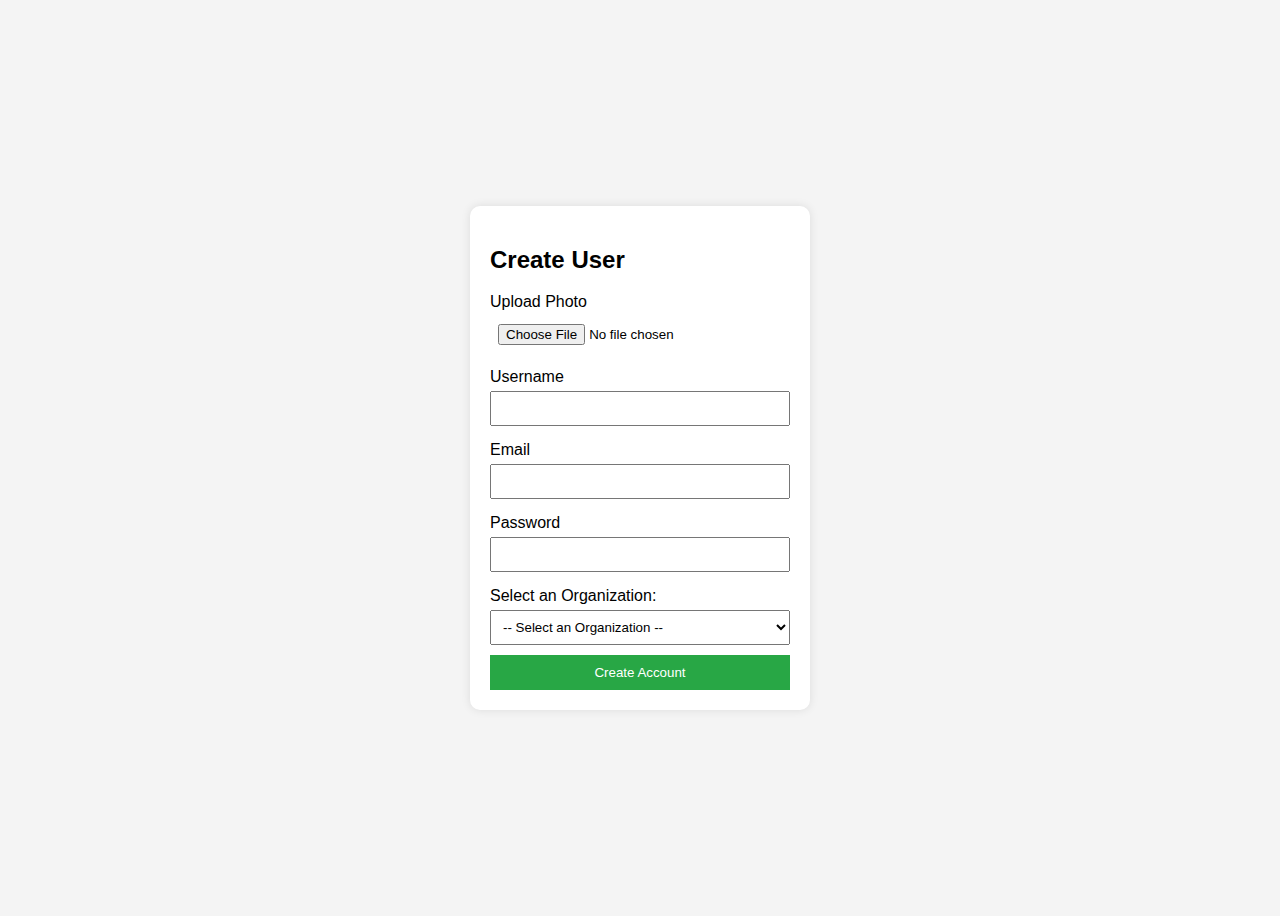
<file: src/main/resources/templates/index.html>
<!DOCTYPE html>
<html xmlns:th="http://www.thymeleaf.org">
<head>
    <meta charset="UTF-8">
    <meta name="viewport" content="width=device-width, initial-scale=1.0">
    <title>User Creation</title>
    <style>
        body {
            font-family: Arial, sans-serif;
            display: flex;
            justify-content: center;
            align-items: center;
            height: 100vh;
            background-color: #f4f4f4;
        }
        .container {
            background: white;
            padding: 20px;
            border-radius: 10px;
            box-shadow: 0px 0px 10px rgba(0, 0, 0, 0.1);
            width: 300px;
        }
        .form-group {
            margin-bottom: 15px;
        }
        label {
            display: block;
            margin-bottom: 5px;
        }
        input, select {
            width: 100%;
            padding: 8px;
            box-sizing: border-box;
        }
        button {
            width: 100%;
            padding: 10px;
            background: #28a745;
            color: white;
            border: none;
            cursor: pointer;
			margin-top: 10px; /* optional custom spacing */
        }
        button:hover {
            background: #c82333;
        }
        .error-message {
            color: red;
            font-size: 14px;
            display: none;
            margin-top: 10px;
        }
    </style>
</head>
<body>
    <div class="container">
        <h2>Create User</h2>
        <form id="userForm" enctype="multipart/form-data" action="/userCreation" method="post">
			<div class="form-group">
			    <label for="filePhoto">Upload Photo</label>
			    <input type="file" id="photo" name="filePhoto" accept="image/*">
			</div>
            <div class="form-group">
                <label for="username">Username</label>
                <input type="text" id="username" name="username" required>
            </div>
            <div class="form-group">
                <label for="email">Email</label>
                <input type="email" id="email" name="email" required>
            </div>
            <div class="form-group">
                <label for="password">Password</label>
                <input type="password" id="password" name="password" required>
                <p class="error-message" id="errorMessage">Invalid email or password!</p>
            </div>
			<label for="orgSelect">Select an Organization:</label>
			<select id="orgSelect" name="organizationId" required>
			       <option disabled selected value="">-- Select an Organization --</option>
			       <th:block th:each="org : ${organizations}">
			           <option th:value="${org.id}" th:text="${org.name}"></option>
					   
			       </th:block>
				   <option value="1">new</option>
			   </select>
            <button type="submit">Create Account</button>
        </form>
    </div>

    
</body>
</html>
</file>
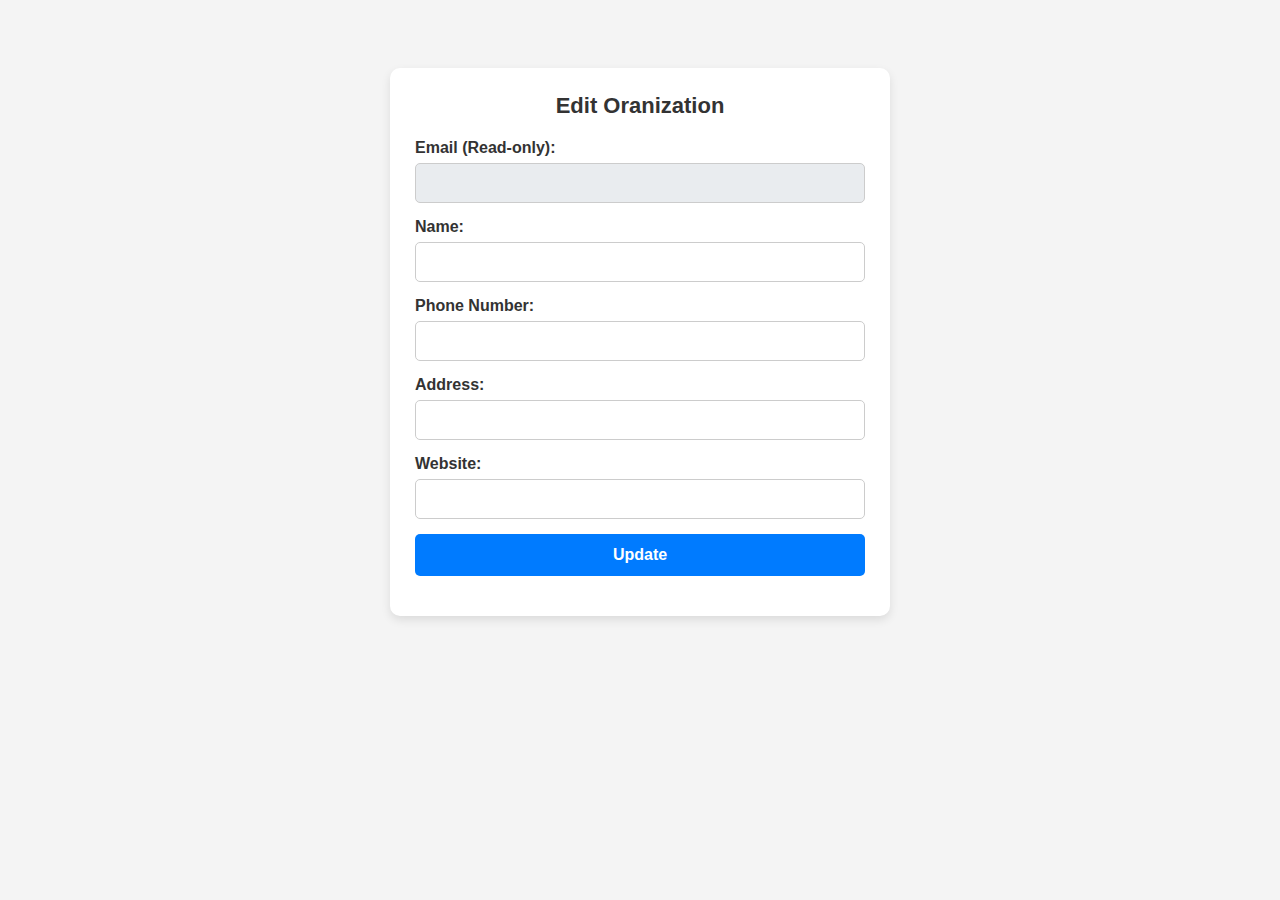
<file: src/main/resources/templates/edit_organization.html>
<!DOCTYPE html>
<html lang="en" xmlns:th="http://www.thymeleaf.org">
<head>
    <meta charset="UTF-8">
    <meta name="viewport" content="width=device-width, initial-scale=1.0">
    <title>Edit Organization</title>
    <style>
        /* General Reset */
        * {
            margin: 0;
            padding: 0;
            box-sizing: border-box;
            font-family: 'Arial', sans-serif;
        }
 
        /* Body Styling */
        body {
            background-color: #f4f4f4;
            text-align: center;
            padding-top: 50px;
        }
 
        /* Form Container */
        .form-container {
            width: 90%;
            max-width: 500px;
            margin: auto;
            background: white;
            padding: 25px;
            border-radius: 10px;
            box-shadow: 0px 4px 10px rgba(0, 0, 0, 0.1);
        }
 
        /* Form Title */
        h2 {
            margin-bottom: 20px;
            color: #333;
            font-size: 22px;
        }
 
        /* Label Styling */
        label {
            font-size: 16px;
            font-weight: bold;
            color: #333;
            display: block;
            text-align: left;
            margin-bottom: 6px;
        }
 
        /* Input Fields */
        input {
            width: 100%;
            padding: 10px;
            font-size: 16px;
            border: 1px solid #ccc;
            border-radius: 5px;
            margin-bottom: 15px;
            outline: none;
            transition: border-color 0.3s ease-in-out;
        }
 
        /* Read-Only Input */
        input[readonly] {
            background-color: #e9ecef;
            color: #6c757d;
            cursor: not-allowed;
        }
 
        /* Input Focus */
        input:focus {
            border-color: #007BFF;
            box-shadow: 0px 0px 5px rgba(0, 123, 255, 0.3);
        }
 
        /* Button Styling */
        button {
            width: 100%;
            padding: 12px;
            font-size: 16px;
            background: #007BFF;
            color: white;
            border: none;
            border-radius: 5px;
            cursor: pointer;
            font-weight: bold;
            transition: background 0.3s ease-in-out;
        }
 
        /* Button Hover */
        button:hover {
            background: #0056b3;
        }
 
        /* Success Message */
        #message {
            margin-top: 15px;
            font-size: 16px;
            font-weight: bold;
            color: green;
        }
 
        /* 🔥 Responsive Design - For smaller screens */
        @media (max-width: 600px) {
            .form-container {
                width: 95%;
                padding: 20px;
            }
 
            /* Reduce Input & Button Size */
            input {
                padding: 8px;
                font-size: 14px;
            }
 
            button {
                padding: 10px;
                font-size: 14px;
            }
        }
    </style>
</head>
<body>
 
    <!-- Importing Header -->
    <div th:insert="~{header :: body}"></div>
	<br/>
    <div class="form-container">
        <h2>Edit Oranization</h2>
 
        <form id="editOrganizationForm" method="post" action="/editorganization">
            <label>Email (Read-only):</label>
            <input type="text" id="email" name="email" th:value="${organization.email}" readonly>
 
            <label>Name:</label>
            <input type="text" id="name" name="name" th:value="${organization.name}">
 
            
			
			<label>Phone Number:</label>
		    <input type="text" id="phoneNumber" name="phoneNumber" th:value="${organization.phoneNumber}">
						
		    <label>Address:</label>
			<input type="text" id="address" name="address" th:value="${organization.address}">	
												
			<label>Website:</label>
			<input type="text" id="website" name="website" th:value="${organization.website}">				
			 
			            <button type="submit">Update</button>
        </form>
 
        <p id="message"></p>
    </div>
 
</body>
</html>
</file>
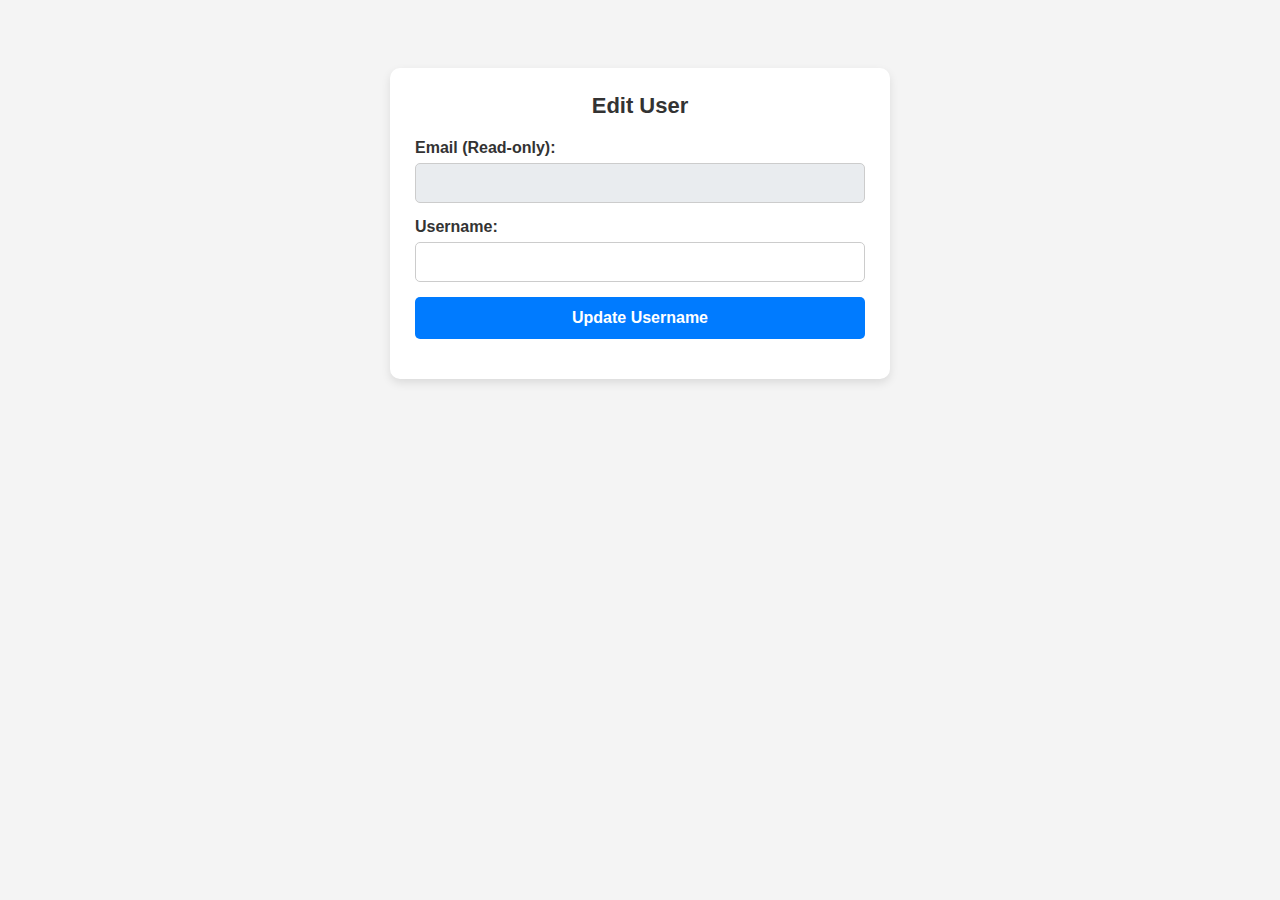
<file: src/main/resources/templates/edit_user.html>
<!DOCTYPE html>
<html lang="en" xmlns:th="http://www.thymeleaf.org">
<head>
    <meta charset="UTF-8">
    <meta name="viewport" content="width=device-width, initial-scale=1.0">
    <title>Edit User</title>
    <style>
        /* General Reset */
        * {
            margin: 0;
            padding: 0;
            box-sizing: border-box;
            font-family: 'Arial', sans-serif;
        }

        /* Body Styling */
        body {
            background-color: #f4f4f4;
            text-align: center;
            padding-top: 50px;
        }

        /* Form Container */
        .form-container {
            width: 90%;
            max-width: 500px;
            margin: auto;
            background: white;
            padding: 25px;
            border-radius: 10px;
            box-shadow: 0px 4px 10px rgba(0, 0, 0, 0.1);
        }

        /* Form Title */
        h2 {
            margin-bottom: 20px;
            color: #333;
            font-size: 22px;
        }

        /* Label Styling */
        label {
            font-size: 16px;
            font-weight: bold;
            color: #333;
            display: block;
            text-align: left;
            margin-bottom: 6px;
        }

        /* Input Fields */
        input {
            width: 100%;
            padding: 10px;
            font-size: 16px;
            border: 1px solid #ccc;
            border-radius: 5px;
            margin-bottom: 15px;
            outline: none;
            transition: border-color 0.3s ease-in-out;
        }

        /* Read-Only Input */
        input[readonly] {
            background-color: #e9ecef;
            color: #6c757d;
            cursor: not-allowed;
        }

        /* Input Focus */
        input:focus {
            border-color: #007BFF;
            box-shadow: 0px 0px 5px rgba(0, 123, 255, 0.3);
        }

        /* Button Styling */
        button {
            width: 100%;
            padding: 12px;
            font-size: 16px;
            background: #007BFF;
            color: white;
            border: none;
            border-radius: 5px;
            cursor: pointer;
            font-weight: bold;
            transition: background 0.3s ease-in-out;
        }

        /* Button Hover */
        button:hover {
            background: #0056b3;
        }

        /* Success Message */
        #message {
            margin-top: 15px;
            font-size: 16px;
            font-weight: bold;
            color: green;
        }

        /* 🔥 Responsive Design - For smaller screens */
        @media (max-width: 600px) {
            .form-container {
                width: 95%;
                padding: 20px;
            }

            /* Reduce Input & Button Size */
            input {
                padding: 8px;
                font-size: 14px;
            }

            button {
                padding: 10px;
                font-size: 14px;
            }
        }
    </style>
</head>
<body>

    <!-- Importing Header -->
    <div th:insert="~{header :: body}"></div>
	<br/>
    <div class="form-container">
        <h2>Edit User</h2>

        <form id="editUserForm" method="post" action="/editUser">
            <label>Email (Read-only):</label>
            <input type="text" id="email" name="email" th:value="${user.email}" readonly>

            <label>Username:</label>
            <input type="text" id="username" name="username" th:value="${user.username}">

            <button type="submit">Update Username</button>
        </form>

        <p id="message"></p>
    </div>

</body>
</html>
</file>
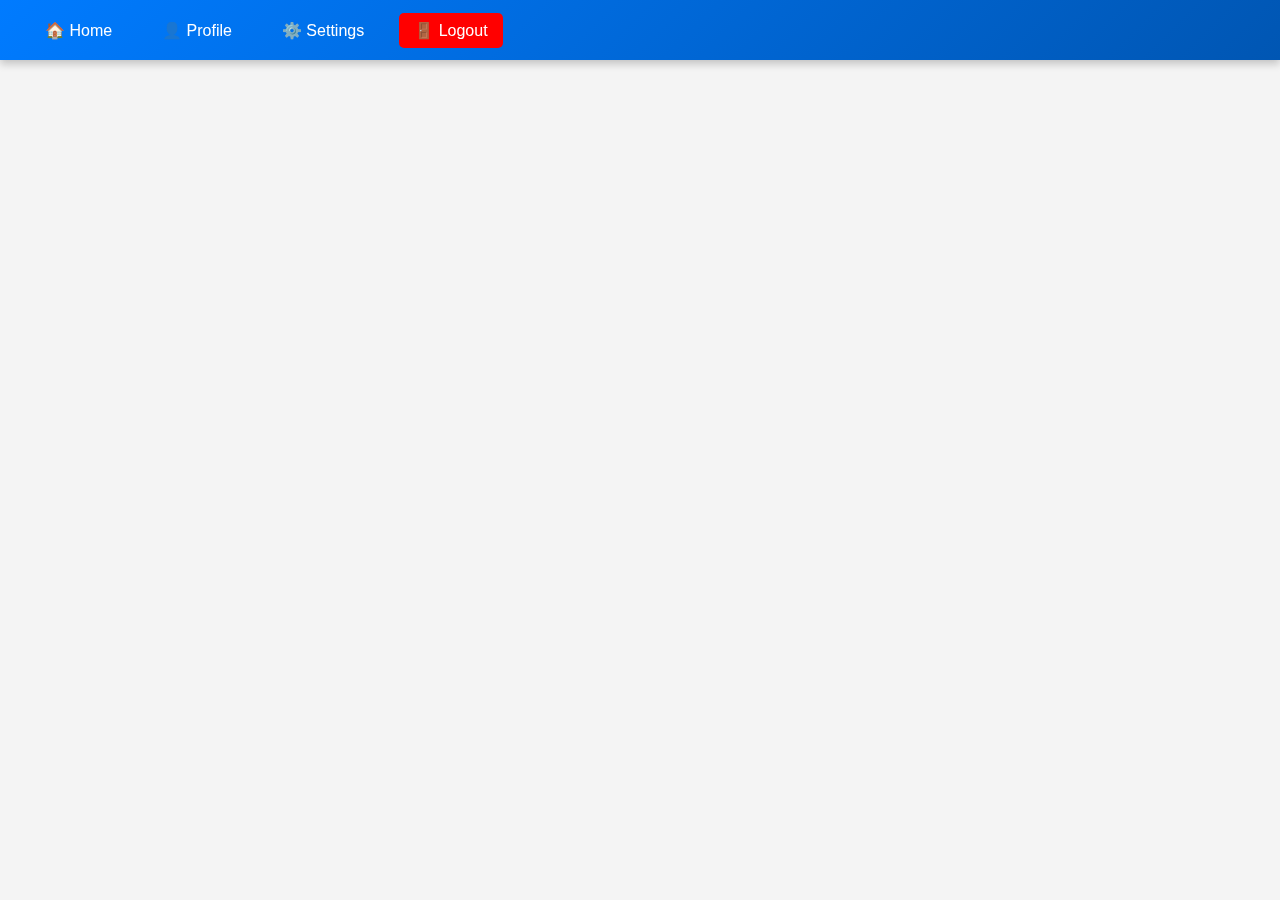
<file: src/main/resources/templates/header.html>
<!DOCTYPE html>
<html lang="en">
<head>
    <meta charset="UTF-8">
    <meta name="viewport" content="width=device-width, initial-scale=1.0">
    <title>Header</title>
    <style>
        * {
            margin: 0;
            padding: 0;
            box-sizing: border-box;
            font-family: 'Arial', sans-serif;
        }

        body {
            display: flex;
            flex-direction: column;
            height: 100vh;
            background-color: #f4f4f4;
        }

        .header {
            background: linear-gradient(135deg, #007BFF, #0056b3);
            color: white;
            display: flex;
            justify-content: space-between;
            align-items: center;
            padding: 15px 30px;
            font-size: 18px;
            width: 100%;
            box-shadow: 0px 4px 8px rgba(0, 0, 0, 0.2);
            position: fixed;
            top: 0;
            left: 0;
            height: 60px;
        }

        .logo {
            font-weight: bold;
            font-size: 22px;
        }

        .nav-links {
            display: flex;
            gap: 20px;
        }

        .nav-links a {
            color: white;
            text-decoration: none;
            font-size: 16px;
            padding: 8px 15px;
            border-radius: 5px;
            transition: all 0.3s ease-in-out;
        }

        .nav-links a:hover {
            background: rgba(255, 255, 255, 0.2);
        }

        .logout {
            background: red;
            padding: 8px 15px;
            border-radius: 5px;
            transition: all 0.3s;
        }

        .logout:hover {
            background: darkred;
        }

        .content {
            margin-top: 80px; /* To push content below the fixed header */
            padding: 20px;
            text-align: center;
            flex-grow: 1;
        }
    </style>
</head>
<body>
    <div class="header">
      
        <div class="nav-links">
            <a href="/users">🏠 Home</a>
            <a href="/profile">👤 Profile</a>
            <a href="/settings">⚙️ Settings</a>
            <a href="/login" class="logout">🚪 Logout</a>
        </div>
    </div>

   
</body>
</html>
</file>
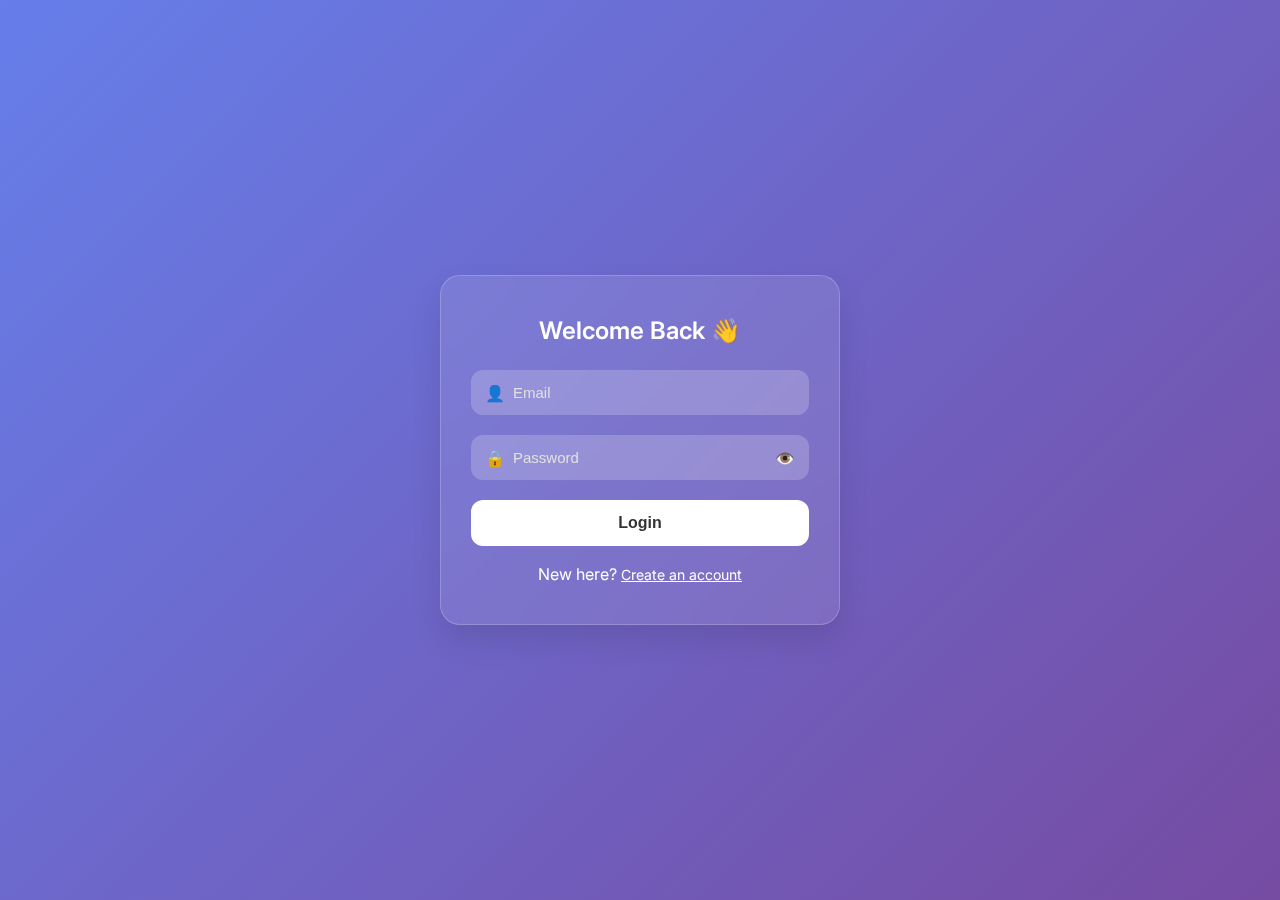
<file: src/main/resources/templates/login2.html>
<!DOCTYPE html>
<html lang="en">
<head>
  <meta charset="UTF-8" />
  <meta name="viewport" content="width=device-width, initial-scale=1.0"/>
  <title>Login</title>
  <link href="https://fonts.googleapis.com/css2?family=Inter:wght@400;600&display=swap" rel="stylesheet">
  <style>
    * {
      box-sizing: border-box;
      margin: 0;
      padding: 0;
    }

    body {
      font-family: 'Inter', sans-serif;
      height: 100vh;
      background: linear-gradient(135deg, #667eea, #764ba2);
      display: flex;
      justify-content: center;
      align-items: center;
      padding: 20px;
    }

    .login-card {
      background: rgba(255, 255, 255, 0.1);
      border: 1px solid rgba(255, 255, 255, 0.2);
      backdrop-filter: blur(15px);
      border-radius: 20px;
      padding: 40px 30px;
      width: 100%;
      max-width: 400px;
      box-shadow: 0 15px 30px rgba(0, 0, 0, 0.1);
      color: white;
      animation: fadeIn 0.8s ease;
    }

    h2 {
      margin-bottom: 25px;
      text-align: center;
      font-weight: 600;
    }

    .form-group {
      margin-bottom: 20px;
      position: relative;
    }

    .form-group input {
      width: 100%;
      padding: 14px 42px 14px 42px;
      border: none;
      border-radius: 12px;
      background-color: rgba(255, 255, 255, 0.2);
      color: white;
      font-size: 15px;
      transition: all 0.2s ease-in-out;
    }

    .form-group input::placeholder {
      color: #e0e0e0;
    }

    .form-group input:focus {
      outline: none;
      box-shadow: 0 0 0 2px rgba(255, 255, 255, 0.4);
      background-color: rgba(255, 255, 255, 0.3);
    }

    .form-group .icon {
      position: absolute;
      left: 14px;
      top: 50%;
      transform: translateY(-50%);
      font-size: 16px;
      color: #ddd;
    }

    .toggle-password {
      position: absolute;
      right: 14px;
      top: 50%;
      transform: translateY(-50%);
      cursor: pointer;
      font-size: 16px;
      color: #ddd;
    }

    button {
      width: 100%;
      padding: 14px;
      background: white;
      color: #333;
      border: none;
      border-radius: 12px;
      font-size: 16px;
      font-weight: 600;
      cursor: pointer;
      transition: background 0.3s ease;
    }

    button:hover {
      background: #f0f0f0;
    }

    .create-user {
      text-align: center;
      margin-top: 18px;
    }

    .create-user a {
      color: #fff;
      text-decoration: underline;
      font-size: 14px;
    }

    .error-message {
      color: #ffbaba;
      background: rgba(255, 0, 0, 0.1);
      padding: 10px;
      border-radius: 8px;
      text-align: center;
      font-size: 14px;
      margin-top: 10px;
      display: none;
    }

    @keyframes fadeIn {
      from {
        opacity: 0;
        transform: translateY(30px);
      }
      to {
        opacity: 1;
        transform: translateY(0);
      }
    }
  </style>
</head>
<body>

  <div class="login-card">
    <h2>Welcome Back 👋</h2>
    <form id="loginForm">
      <div class="form-group">
        <span class="icon">👤</span>
        <input type="email" id="email" name="email" placeholder="Email" required />
      </div>
      <div class="form-group">
        <span class="icon">🔒</span>
        <input type="password" id="password" name="password" placeholder="Password" required />
        <span class="toggle-password" id="togglePassword">👁️</span>
      </div>
      <button type="submit">Login</button>
      <p class="error-message" id="errorMessage">Invalid email or password!</p>
    </form>
    <div class="create-user">
      <p>New here? <a href="/user">Create an account</a></p>
    </div>
  </div>

  <script>
    const loginForm = document.getElementById("loginForm");
    const togglePassword = document.getElementById("togglePassword");
    const passwordInput = document.getElementById("password");
    const errorMessage = document.getElementById("errorMessage");

    togglePassword.addEventListener("click", () => {
      const type = passwordInput.type === "password" ? "text" : "password";
      passwordInput.type = type;
      togglePassword.textContent = type === "password" ? "👁️" : "🙈";
    });

    loginForm.addEventListener("submit", function (event) {
      event.preventDefault();

      errorMessage.style.display = "none";

      const email = document.getElementById("email").value.trim();
      const password = passwordInput.value.trim();

      if (!email.includes("@")) {
        errorMessage.textContent = "Please enter a valid email address.";
        errorMessage.style.display = "block";
        return;
      }

      const formData = new FormData(this);

      fetch("/checkUser", {
        method: "POST",
        body: formData
      })
        .then(response => response.json())
        .then(data => {
          if (data.status === "success") {
            window.location.href = "/users";
          } else {
            errorMessage.textContent = "Invalid email or password!";
            errorMessage.style.display = "block";
          }
        })
        .catch(error => {
          console.error("Error:", error);
          errorMessage.textContent = "Something went wrong. Please try again.";
          errorMessage.style.display = "block";
        });
    });
  </script>

</body>
</html>
</file>
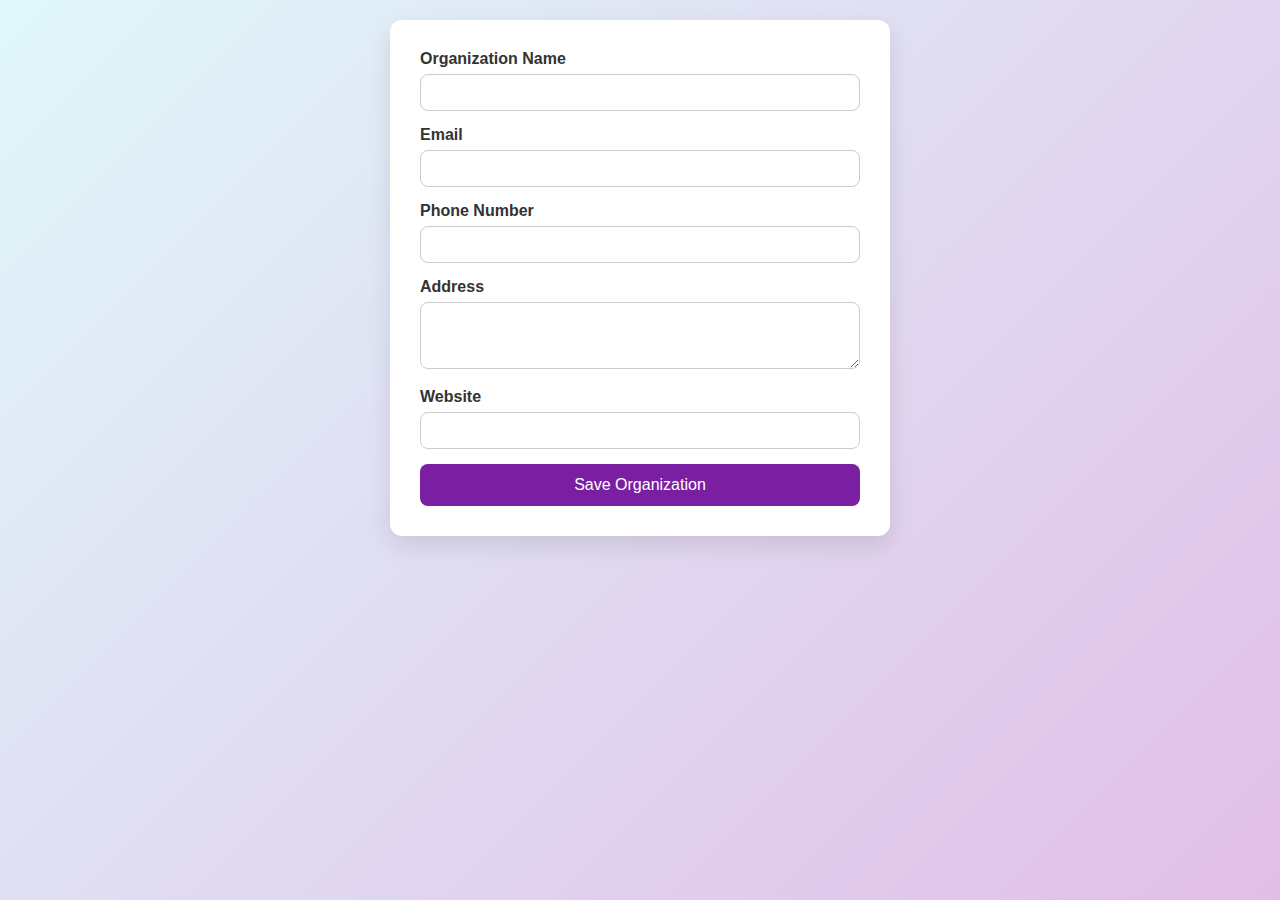
<file: src/main/resources/templates/organization.html>
<!DOCTYPE html>
<html lang="en">
<head>
  <meta charset="UTF-8" />
  <meta name="viewport" content="width=device-width, initial-scale=1.0"/>
  <title>Organization Form</title>
  <style>
    * {
      box-sizing: border-box;
    }
	
	html, body {
	  height: 100%;
	  overflow: hidden; /* Prevent scrolling */
	}


	body {
	  margin: 0;
	  padding: 0;
	  font-family: 'Segoe UI', Tahoma, Geneva, Verdana, sans-serif;
	  background: linear-gradient(135deg, #e0f7fa, #e1bee7);
	  min-height: 100vh;
	}

	.page-wrapper {
	  display: flex;
	  flex-direction: column;
	  align-items: center;
	  padding: 20px;
	}

    .form-container {
      background-color: #ffffff;
      padding: 30px;
      border-radius: 12px;
      box-shadow: 0 10px 25px rgba(0, 0, 0, 0.1);
      width: 100%;
      max-width: 500px;
    }

    label {
      display: block;
      margin-bottom: 6px;
      font-weight: bold;
      color: #333;
    }

    input, textarea {
      width: 100%;
      padding: 10px;
      margin-bottom: 15px;
      border: 1px solid #ccc;
      border-radius: 8px;
      transition: border 0.3s ease;
    }

    input:focus, textarea:focus {
      border-color: #7b1fa2;
      outline: none;
    }

    button {
      width: 100%;
      padding: 12px;
      background-color: #7b1fa2;
      color: white;
      border: none;
      border-radius: 8px;
      font-size: 16px;
      cursor: pointer;
      transition: background 0.3s ease;
    }

    button:hover {
      background-color: #6a1b9a;
    }
  </style>
</head>
<body>
  <div class="page-wrapper">
    <!-- Header -->
    <div th:insert="~{header :: body}"></div>

    <!-- Form Container -->
    <div class="form-container">
      <form id="organizationForm">
        <label for="orgName">Organization Name</label>
        <input type="text" id="orgName" name="name" placeholder="" required />

        <label for="email">Email</label>
        <input type="email" id="email" name="email" placeholder="" required />

        <label for="phone">Phone Number</label>
        <input type="tel" id="phone" name="phoneNumber" placeholder="" required />

        <label for="address">Address</label>
        <textarea id="address" name="address" rows="3" placeholder="" required></textarea>

        <label for="website">Website</label>
        <input type="url" id="website" name="website" placeholder="" />

        <button type="submit">Save Organization</button>
      </form>

      <div id="successMessage" style="display: none; color: green; text-align: center; margin-top: 10px;">
        ✅ Organization saved successfully!
      </div>
      <div id="errorMessage" style="display: none; color: red; text-align: center; margin-top: 10px;">
        ❌ Failed to save organization. Please try again.
      </div>
    </div>
  </div>

  
  

  <script>
    document.getElementById("organizationForm").addEventListener("submit", function(event) {
      event.preventDefault();

      const form = this;
      const formData = new FormData(form);
      const errorMessage = document.getElementById("errorMessage");
      const successMessage = document.getElementById("successMessage");

      // Hide messages initially
      errorMessage.style.display = "none";
      successMessage.style.display = "none";

	  fetch("/createOrganization", {
	    method: "POST",
	    body: formData
	  })
	  .then(async response => {
	    const contentType = response.headers.get("content-type");
	    
	    if (!contentType || !contentType.includes("application/json")) {
	      throw new Error("Server did not return JSON");
	    }

	    const data = await response.json();
	    console.log("Server response:", data); // 🔍 Log the entire server response

	    if (data.status === "success") {
	      successMessage.style.display = "block";
	      form.reset();
	      setTimeout(() => {
	        window.location.href = "/organization";
	      }, 2000);
	    } else {
	      errorMessage.style.display = "block";
	    }
	  })
	  	  })
	  	  .catch(error => {
	  	    console.error("Fetch error:", error);
	  	    errorMessage.style.display = "block";
	  	  });
	    </script> <!-- ✅ This was missing -->

	  </body>
	  </html>
</file>
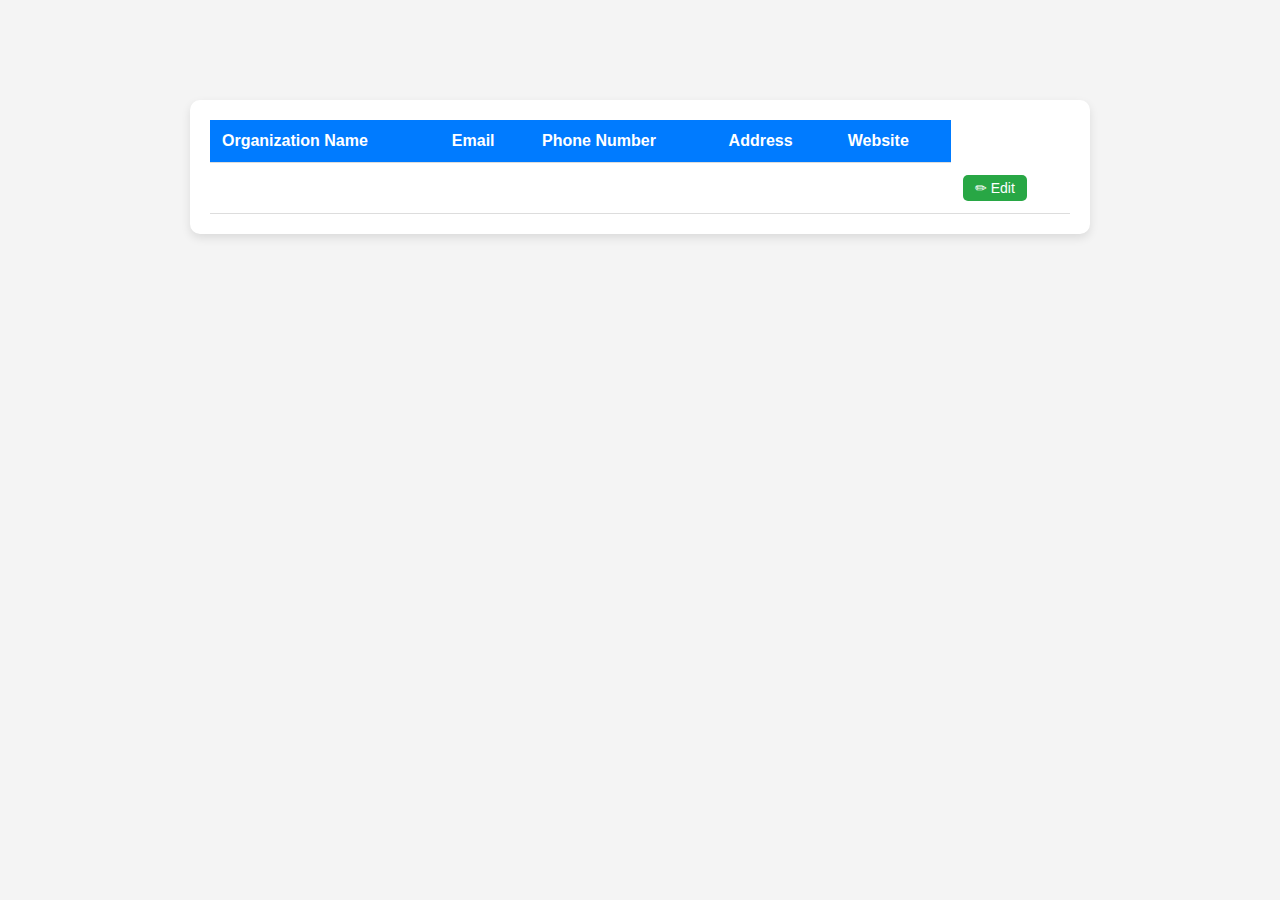
<file: src/main/resources/templates/organization_list.html>
<!DOCTYPE html>
<html lang="en">
<head>
    <meta charset="UTF-8">
    <meta name="viewport" content="width=device-width, initial-scale=1.0">
    <title>Organization List</title>
    <style>
        * {
            margin: 0;
            padding: 0;
            box-sizing: border-box;
            font-family: 'Arial', sans-serif;
        }
 
        body {
            background-color: #f4f4f4;
            text-align: center;
            padding-top: 80px; /* Adjusted for fixed header */
        }
 
        /* Table Styling */
        .table-container {
            width: 90%;
            max-width: 900px;
            margin: 20px auto;
            background: white;
            border-radius: 10px;
            box-shadow: 0px 4px 10px rgba(0, 0, 0, 0.1);
            overflow: hidden;
            padding: 20px;
        }
 
        table {
            width: 100%;
            border-collapse: collapse;
        }
 
        th, td {
            padding: 12px;
            border-bottom: 1px solid #ddd;
            text-align: left;
        }
 
        th {
            background: #007BFF;
            color: white;
            font-weight: bold;
        }
 
        tbody tr:nth-child(even) {
            background: #f9f9f9;
        }
 
        tbody tr:hover {
            background: #e2e6ea;
            transition: 0.3s;
        }
 
        /* Edit Button */
		.edit-btn {
		    display: inline-block;
		    padding: 6px 12px;
		    color: white;
		    background: #28a745;
		    text-decoration: none;
		    border-radius: 5px;
		    font-size: 14px;
		    line-height: 1;           /* ✅ Ensures vertical alignment */
		    vertical-align: middle;   /* ✅ Aligns better in the table row */
		    margin: 0;                /* Prevent weird offset */
		}

 
        .edit-btn:hover {
            background: #218838;
        }
 
    </style>
</head>
<body>
 
    <!-- Importing Header -->
    <div th:insert="~{header :: body}"></div>
 
   
    <div class="table-container">
        <table>
            <thead>
                <tr>
                    <th>Organization Name</th>
                    <th>Email</th>
                    <th>Phone Number</th>
					<th>Address</th>
					<th>Website</th>
					 <!-- New Column for Edit -->
                </tr>
            </thead>
            <tbody>
                <!-- Loop through users -->
                <tr th:each="organization : ${organizations}">
					<td>
					           <span th:text="${organization.name}" th:id="'username_'+${organization.email}" onclick="makeEditable(this)"></span>
					           <input type="text" th:value="${organization.name}" th:id="'input_name_'+${organization.email}" class="edit-input" style="display: none;" />
					       </td>
                    <td th:text="${organization.email}"></td>
					<td th:text="${organization.phoneNumber}"></td>
					<td th:text="${organization.address}"></td>
					<td th:text="${organization.website}"></td>
                    <td>
						<a class="edit-btn"
						   th:href="@{'/updateorganization/'+ ${organization.email}}"
						   th:data-url="@{'/updateorganization?id=' + ${organization.email} + '&name=' + ${organization.name}}"
						   >
						    ✏ Edit
						</a>
                    </td>
                </tr>
            </tbody>
        </table>
    </div>
 
</body>
<script>
	function makeEditable(element) {
	      let userId = element.id.split("_")[1];
		  console.log(userId);
	      let span = document.getElementById("username_" + userId);
	      let input = document.getElementById("input_username_" + userId);
	     // let saveBtn = document.getElementById("save_" + userId);
 
	      span.style.display = "none"; // Hide text
	      input.style.display = "inline-block"; // Show input
	      input.focus(); // Focus on input
	     // saveBtn.style.display = "inline-block"; // Show save button
	  }
	  function updateUsername(button) {
		let urlParams = button.getAttribute('data-url');
		console.log(urlParams);
				
	         fetch(`/updateUsername/${urlParams}`, {
	             method: "POST",
	             headers: {
	                 "Content-Type": "application/json"
	             },
	         })
	     }
</script>
</html>
</file>
